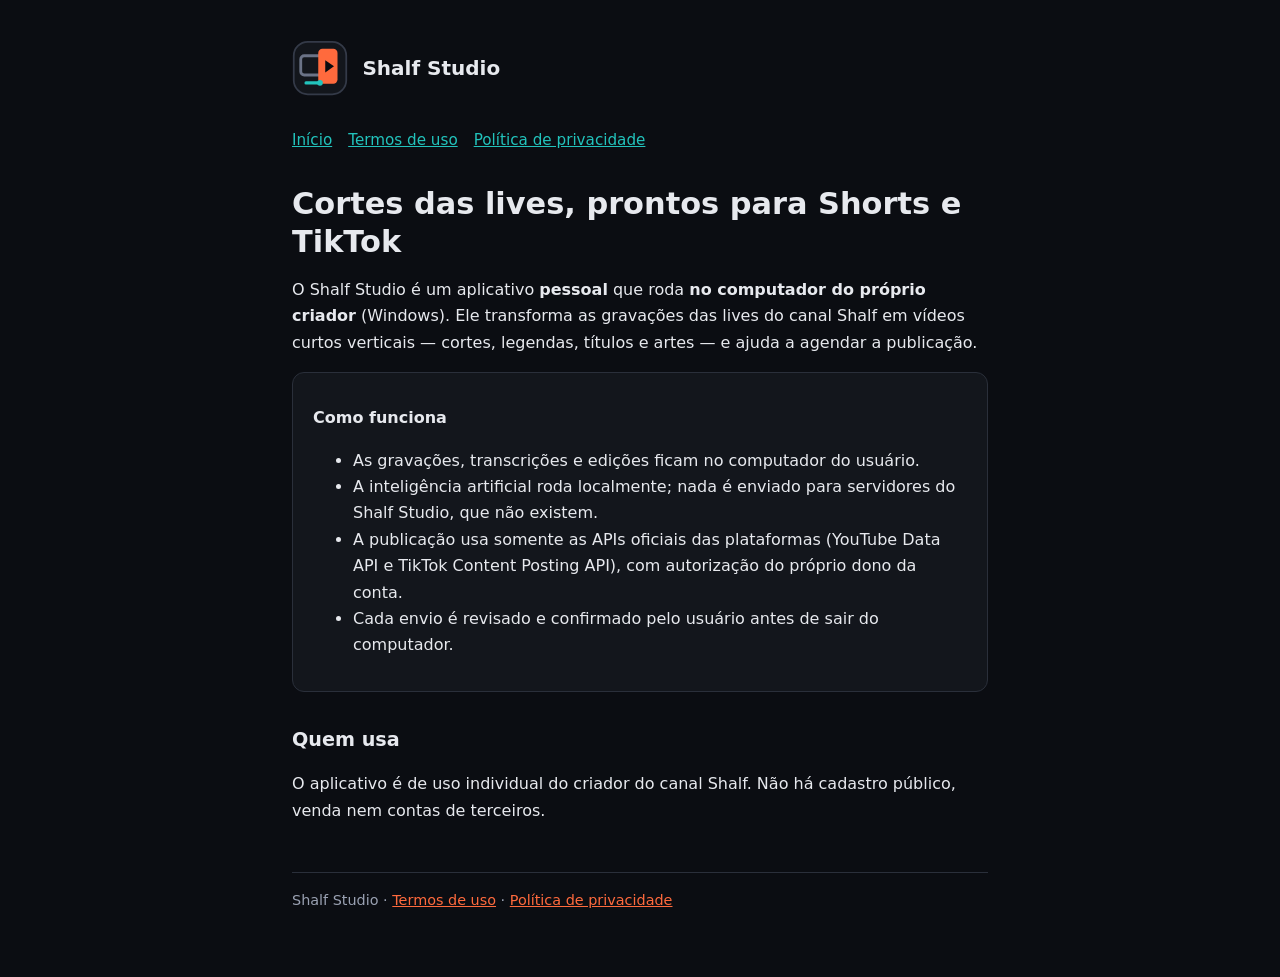
<file: index.html>
<!doctype html>
<html lang="pt-BR">
<head>
  <meta charset="utf-8">
  <meta name="viewport" content="width=device-width, initial-scale=1">
  <title>Shalf Studio</title>
  <meta name="description" content="Aplicativo pessoal e local para transformar gravações de lives em vídeos curtos.">
  <link rel="icon" href="icone.svg">
  <link rel="stylesheet" href="estilo.css">
</head>
<body>
<main>
  <header>
    <img src="icone.svg" alt="">
    <a href="./">Shalf Studio</a>
  </header>
  <nav>
    <a href="./">Início</a>
    <a href="termos.html">Termos de uso</a>
    <a href="privacidade.html">Política de privacidade</a>
  </nav>

  <h1>Cortes das lives, prontos para Shorts e TikTok</h1>
  <p>
    O Shalf Studio é um aplicativo <strong>pessoal</strong> que roda <strong>no computador do próprio
    criador</strong> (Windows). Ele transforma as gravações das lives do canal Shalf em vídeos curtos
    verticais — cortes, legendas, títulos e artes — e ajuda a agendar a publicação.
  </p>

  <div class="card">
    <p><strong>Como funciona</strong></p>
    <ul>
      <li>As gravações, transcrições e edições ficam no computador do usuário.</li>
      <li>A inteligência artificial roda localmente; nada é enviado para servidores do Shalf Studio,
        que não existem.</li>
      <li>A publicação usa somente as APIs oficiais das plataformas (YouTube Data API e TikTok
        Content Posting API), com autorização do próprio dono da conta.</li>
      <li>Cada envio é revisado e confirmado pelo usuário antes de sair do computador.</li>
    </ul>
  </div>

  <h2>Quem usa</h2>
  <p>
    O aplicativo é de uso individual do criador do canal Shalf. Não há cadastro público, venda nem
    contas de terceiros.
  </p>

  <footer>
    Shalf Studio · <a href="termos.html">Termos de uso</a> ·
    <a href="privacidade.html">Política de privacidade</a>
  </footer>
</main>
</body>
</html>
</file>
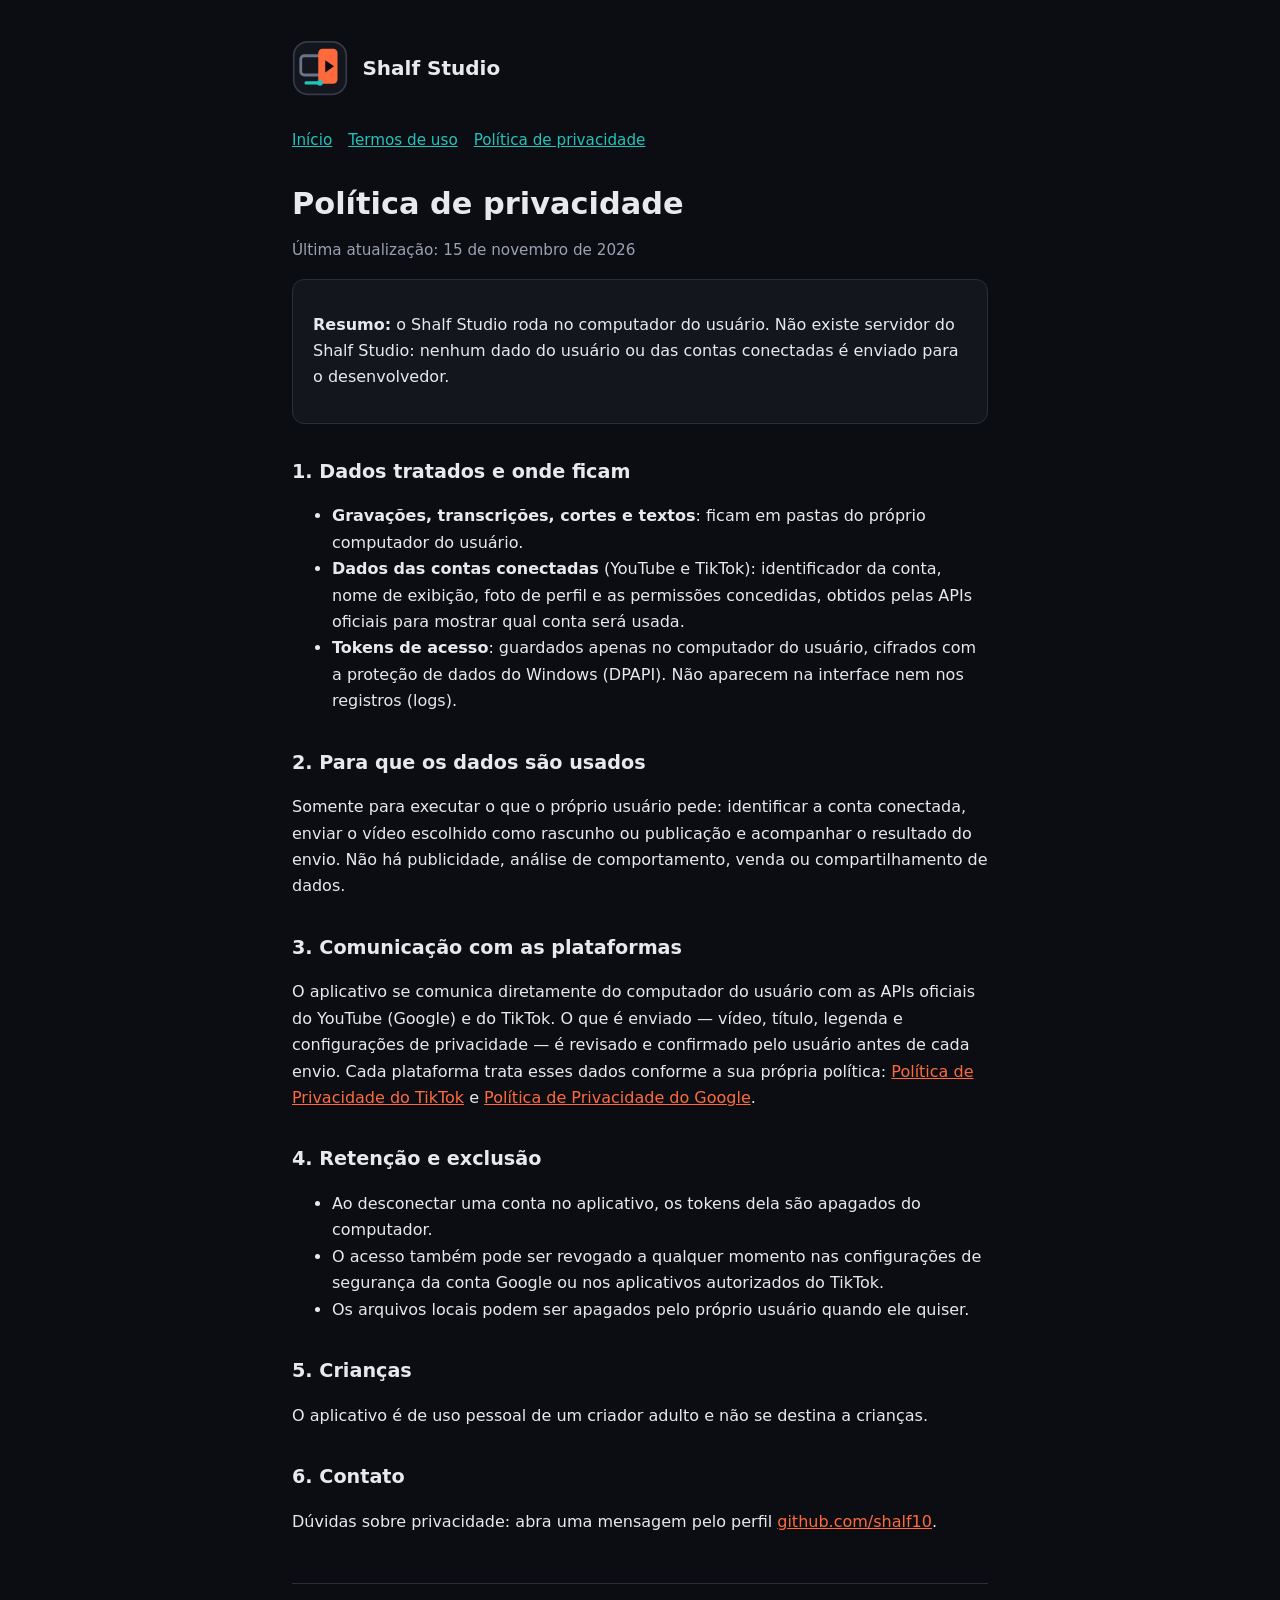
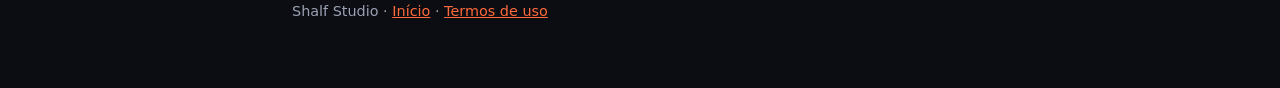
<file: privacidade.html>
<!doctype html>
<html lang="pt-BR">
<head>
  <meta charset="utf-8">
  <meta name="viewport" content="width=device-width, initial-scale=1">
  <title>Política de privacidade · Shalf Studio</title>
  <link rel="icon" href="icone.svg">
  <link rel="stylesheet" href="estilo.css">
</head>
<body>
<main>
  <header>
    <img src="icone.svg" alt="">
    <a href="./">Shalf Studio</a>
  </header>
  <nav>
    <a href="./">Início</a>
    <a href="termos.html">Termos de uso</a>
    <a href="privacidade.html">Política de privacidade</a>
  </nav>

  <h1>Política de privacidade</h1>
  <p class="muted">Última atualização: 15 de novembro de 2026</p>

  <div class="card">
    <p>
      <strong>Resumo:</strong> o Shalf Studio roda no computador do usuário. Não existe servidor do
      Shalf Studio: nenhum dado do usuário ou das contas conectadas é enviado para o desenvolvedor.
    </p>
  </div>

  <h2>1. Dados tratados e onde ficam</h2>
  <ul>
    <li><strong>Gravações, transcrições, cortes e textos</strong>: ficam em pastas do próprio
      computador do usuário.</li>
    <li><strong>Dados das contas conectadas</strong> (YouTube e TikTok): identificador da conta, nome de
      exibição, foto de perfil e as permissões concedidas, obtidos pelas APIs oficiais para mostrar qual
      conta será usada.</li>
    <li><strong>Tokens de acesso</strong>: guardados apenas no computador do usuário, cifrados com a
      proteção de dados do Windows (DPAPI). Não aparecem na interface nem nos registros (logs).</li>
  </ul>

  <h2>2. Para que os dados são usados</h2>
  <p>
    Somente para executar o que o próprio usuário pede: identificar a conta conectada, enviar o vídeo
    escolhido como rascunho ou publicação e acompanhar o resultado do envio. Não há publicidade,
    análise de comportamento, venda ou compartilhamento de dados.
  </p>

  <h2>3. Comunicação com as plataformas</h2>
  <p>
    O aplicativo se comunica diretamente do computador do usuário com as APIs oficiais do YouTube
    (Google) e do TikTok. O que é enviado — vídeo, título, legenda e configurações de privacidade — é
    revisado e confirmado pelo usuário antes de cada envio. Cada plataforma trata esses dados conforme a
    sua própria política:
    <a href="https://www.tiktok.com/legal/privacy-policy">Política de Privacidade do TikTok</a> e
    <a href="https://policies.google.com/privacy">Política de Privacidade do Google</a>.
  </p>

  <h2>4. Retenção e exclusão</h2>
  <ul>
    <li>Ao desconectar uma conta no aplicativo, os tokens dela são apagados do computador.</li>
    <li>O acesso também pode ser revogado a qualquer momento nas configurações de segurança da conta
      Google ou nos aplicativos autorizados do TikTok.</li>
    <li>Os arquivos locais podem ser apagados pelo próprio usuário quando ele quiser.</li>
  </ul>

  <h2>5. Crianças</h2>
  <p>O aplicativo é de uso pessoal de um criador adulto e não se destina a crianças.</p>

  <h2>6. Contato</h2>
  <p>
    Dúvidas sobre privacidade: abra uma mensagem pelo perfil
    <a href="https://github.com/shalf10">github.com/shalf10</a>.
  </p>

  <footer>
    Shalf Studio · <a href="./">Início</a> · <a href="termos.html">Termos de uso</a>
  </footer>
</main>
</body>
</html>
</file>
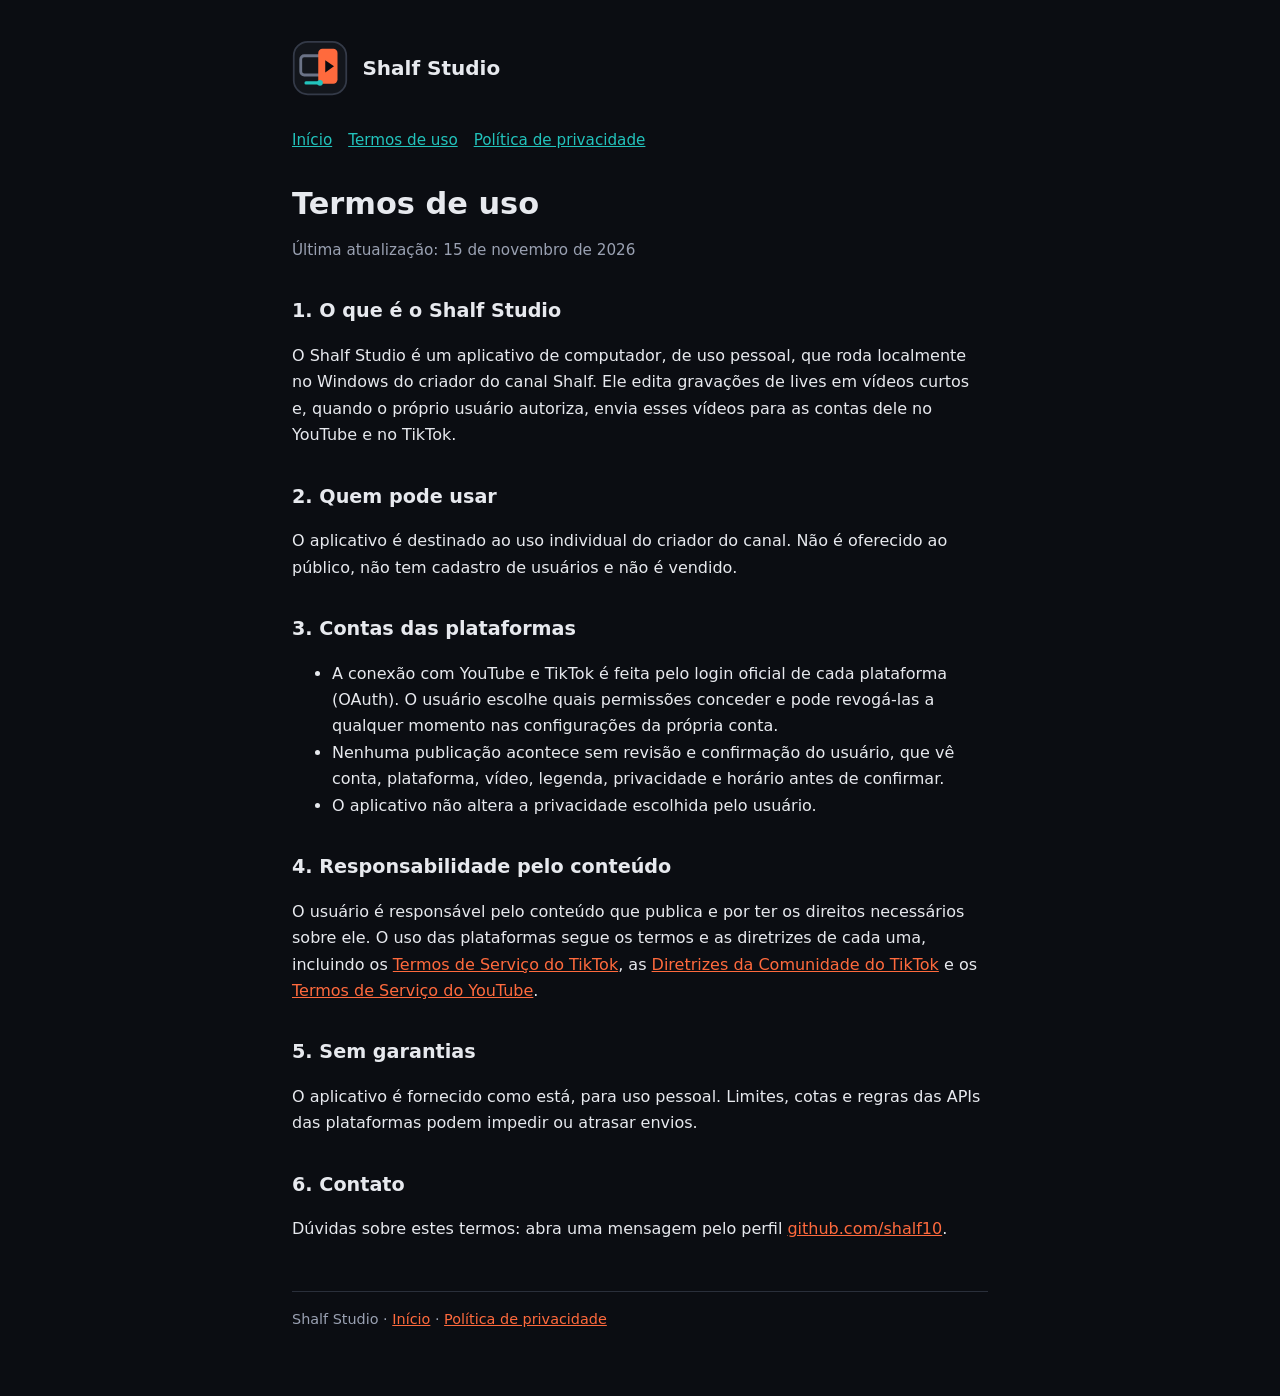
<file: termos.html>
<!doctype html>
<html lang="pt-BR">
<head>
  <meta charset="utf-8">
  <meta name="viewport" content="width=device-width, initial-scale=1">
  <title>Termos de uso · Shalf Studio</title>
  <link rel="icon" href="icone.svg">
  <link rel="stylesheet" href="estilo.css">
</head>
<body>
<main>
  <header>
    <img src="icone.svg" alt="">
    <a href="./">Shalf Studio</a>
  </header>
  <nav>
    <a href="./">Início</a>
    <a href="termos.html">Termos de uso</a>
    <a href="privacidade.html">Política de privacidade</a>
  </nav>

  <h1>Termos de uso</h1>
  <p class="muted">Última atualização: 15 de novembro de 2026</p>

  <h2>1. O que é o Shalf Studio</h2>
  <p>
    O Shalf Studio é um aplicativo de computador, de uso pessoal, que roda localmente no Windows do
    criador do canal Shalf. Ele edita gravações de lives em vídeos curtos e, quando o próprio usuário
    autoriza, envia esses vídeos para as contas dele no YouTube e no TikTok.
  </p>

  <h2>2. Quem pode usar</h2>
  <p>
    O aplicativo é destinado ao uso individual do criador do canal. Não é oferecido ao público, não tem
    cadastro de usuários e não é vendido.
  </p>

  <h2>3. Contas das plataformas</h2>
  <ul>
    <li>A conexão com YouTube e TikTok é feita pelo login oficial de cada plataforma (OAuth). O usuário
      escolhe quais permissões conceder e pode revogá-las a qualquer momento nas configurações da
      própria conta.</li>
    <li>Nenhuma publicação acontece sem revisão e confirmação do usuário, que vê conta, plataforma,
      vídeo, legenda, privacidade e horário antes de confirmar.</li>
    <li>O aplicativo não altera a privacidade escolhida pelo usuário.</li>
  </ul>

  <h2>4. Responsabilidade pelo conteúdo</h2>
  <p>
    O usuário é responsável pelo conteúdo que publica e por ter os direitos necessários sobre ele. O uso
    das plataformas segue os termos e as diretrizes de cada uma, incluindo os
    <a href="https://www.tiktok.com/legal/terms-of-service">Termos de Serviço do TikTok</a>, as
    <a href="https://www.tiktok.com/community-guidelines">Diretrizes da Comunidade do TikTok</a> e os
    <a href="https://www.youtube.com/t/terms">Termos de Serviço do YouTube</a>.
  </p>

  <h2>5. Sem garantias</h2>
  <p>
    O aplicativo é fornecido como está, para uso pessoal. Limites, cotas e regras das APIs das
    plataformas podem impedir ou atrasar envios.
  </p>

  <h2>6. Contato</h2>
  <p>
    Dúvidas sobre estes termos: abra uma mensagem pelo perfil
    <a href="https://github.com/shalf10">github.com/shalf10</a>.
  </p>

  <footer>
    Shalf Studio · <a href="./">Início</a> · <a href="privacidade.html">Política de privacidade</a>
  </footer>
</main>
</body>
</html>
</file>
<file: estilo.css>
:root {
  color-scheme: dark;
  --bg: #0b0d12;
  --card: #13161c;
  --line: #2a2f3a;
  --text: #e7e9ee;
  --muted: #9aa1b2;
  --ember: #ff6a3d;
  --signal: #22c3bc;
}
* { box-sizing: border-box; }
body {
  margin: 0;
  background: var(--bg);
  color: var(--text);
  font: 16px/1.65 system-ui, -apple-system, "Segoe UI", Roboto, sans-serif;
}
main { max-width: 46rem; margin: 0 auto; padding: 2.5rem 1.25rem 4rem; }
header { display: flex; align-items: center; gap: 0.9rem; margin-bottom: 2rem; }
header img { width: 56px; height: 56px; border-radius: 14px; }
header a { color: var(--text); text-decoration: none; font-weight: 700; font-size: 1.25rem; }
nav { display: flex; flex-wrap: wrap; gap: 1rem; margin-bottom: 2rem; font-size: 0.95rem; }
nav a { color: var(--signal); }
h1 { font-size: 1.9rem; line-height: 1.25; margin: 0 0 0.5rem; }
h2 { font-size: 1.2rem; margin: 2rem 0 0.5rem; }
p, li { color: var(--text); }
.muted { color: var(--muted); font-size: 0.95rem; }
.card { background: var(--card); border: 1px solid var(--line); border-radius: 12px; padding: 1rem 1.25rem; }
a { color: var(--ember); }
footer { margin-top: 3rem; padding-top: 1rem; border-top: 1px solid var(--line); color: var(--muted); font-size: 0.9rem; }
</file>
